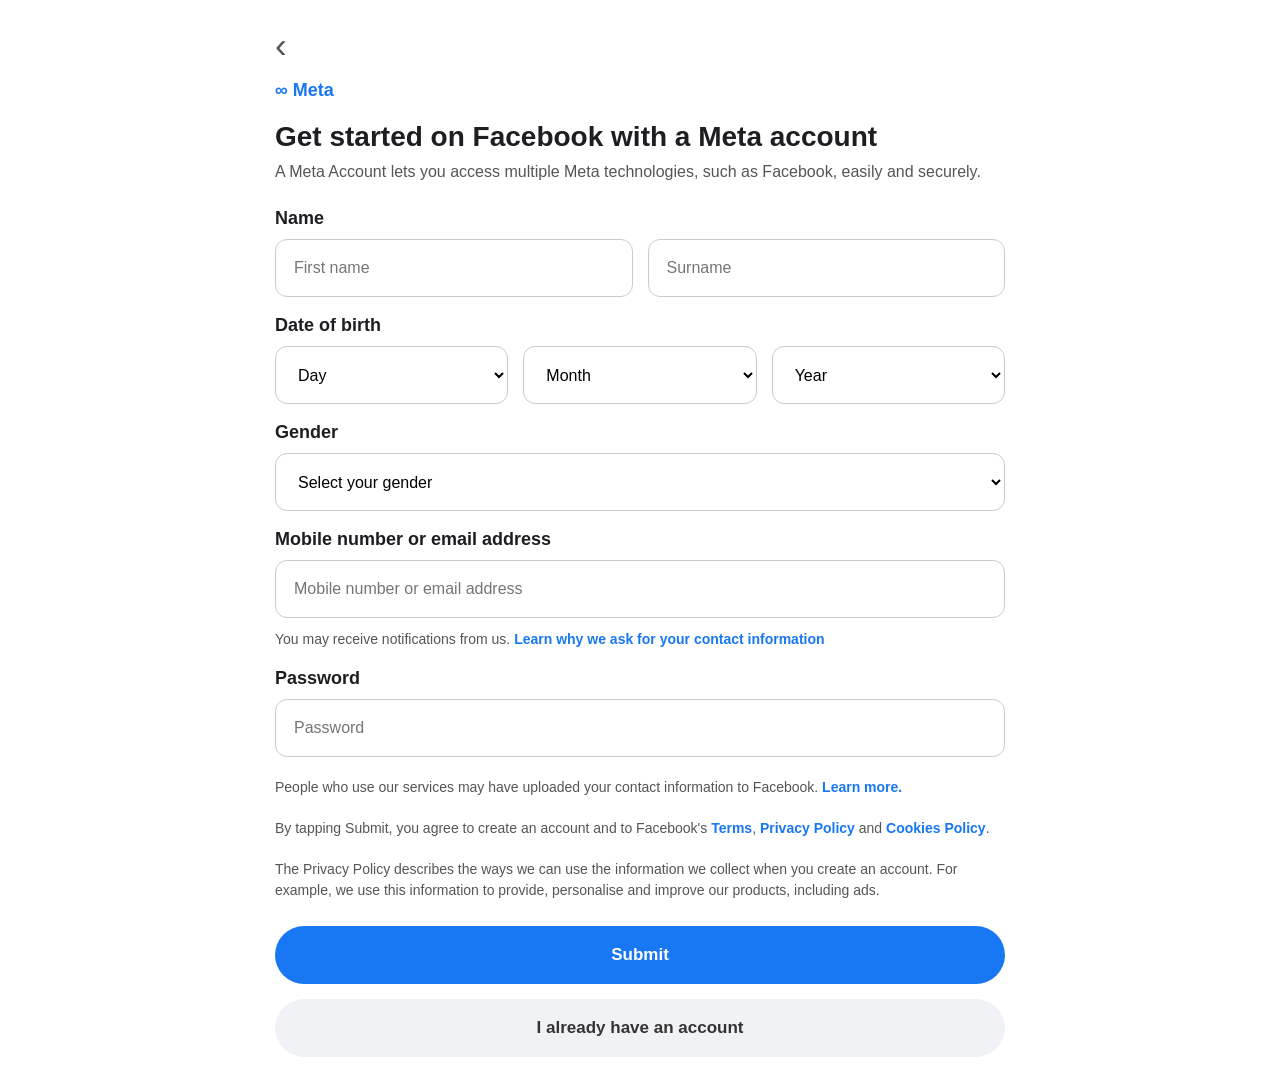
<file: Facebook.html>
<!DOCTYPE html>
<html lang="en">
<head>
    <meta charset="UTF-8">
    <meta name="viewport" content="width=device-width, initial-scale=1.0">
    <title>Get started</title>

    <style>
        * {
            box-sizing: border-box;
            margin: 0;
            padding: 0;
            font-family: Arial, sans-serif;
        }

        body {
            background: white;
            color: #1c1e21;
        }

        .container {
            width: 100%;
            max-width: 800px;
            margin: 0 auto;
            padding: 25px 35px;
        }

        .back {
            font-size: 35px;
            color: #555;
            margin-bottom: 15px;
            cursor: pointer;
        }

        .meta {
            font-size: 18px;
            font-weight: bold;
            color: #1877f2;
            margin-bottom: 20px;
        }

        h1 {
            font-size: 28px;
            margin-bottom: 8px;
        }

        .description {
            color: #555;
            font-size: 16px;
            line-height: 1.4;
            margin-bottom: 25px;
        }

        label {
            display: block;
            font-size: 18px;
            font-weight: bold;
            margin: 18px 0 10px;
        }

        .name-row {
            display: flex;
            gap: 15px;
        }

        input,
        select {
            width: 100%;
            height: 58px;
            border: 1px solid #ccc;
            border-radius: 12px;
            padding: 0 18px;
            font-size: 16px;
            outline: none;
            background: white;
        }

        input:focus,
        select:focus {
            border: 2px solid #1877f2;
        }

        .date-row {
            display: flex;
            gap: 15px;
        }

        .info {
            font-size: 14px;
            color: #555;
            margin-top: 12px;
            line-height: 1.4;
        }

        .info a {
            color: #1877f2;
            font-weight: bold;
            text-decoration: none;
        }

        .terms {
            margin-top: 20px;
            font-size: 14px;
            line-height: 1.5;
            color: #555;
        }

        .terms a {
            color: #1877f2;
            font-weight: bold;
            text-decoration: none;
        }

        button {
            width: 100%;
            height: 58px;
            border: none;
            border-radius: 30px;
            font-size: 17px;
            font-weight: bold;
            cursor: pointer;
            margin-top: 25px;
        }

        .submit {
            background: #1877f2;
            color: white;
        }

        .submit:hover {
            background: #166fe5;
        }

        .login {
            background: #f0f2f5;
            color: #333;
            margin-top: 15px;
        }

        @media (max-width: 600px) {
            .container {
                padding: 20px;
            }

            .name-row,
            .date-row {
                flex-direction: column;
                gap: 10px;
            }

            h1 {
                font-size: 24px;
            }
        }
    </style>
</head>

<body>

    <div class="container">

        <div class="back">‹</div>

        <div class="meta">∞ Meta</div>

        <h1>Get started on Facebook with a Meta account</h1>

        <p class="description">
            A Meta Account lets you access multiple Meta technologies,
            such as Facebook, easily and securely.
        </p>

        <form id="signupForm">

            <label>Name</label>

            <div class="name-row">
                <input type="text" placeholder="First name" required>
                <input type="text" placeholder="Surname" required>
            </div>

            <label>Date of birth</label>

            <div class="date-row">
                <select required>
                    <option value="">Day</option>
                    <script>
                        for (let i = 1; i <= 31; i++) {
                            document.write(`<option>${i}</option>`);
                        }
                    </script>
                </select>

                <select required>
                    <option value="">Month</option>
                    <option>January</option>
                    <option>February</option>
                    <option>March</option>
                    <option>April</option>
                    <option>May</option>
                    <option>June</option>
                    <option>July</option>
                    <option>August</option>
                    <option>September</option>
                    <option>October</option>
                    <option>November</option>
                    <option>December</option>
                </select>

                <select required>
                    <option value="">Year</option>
                    <script>
                        for (let i = 2026; i >= 1900; i--) {
                            document.write(`<option>${i}</option>`);
                        }
                    </script>
                </select>
            </div>

            <label>Gender</label>

            <select required>
                <option value="">Select your gender</option>
                <option>Female</option>
                <option>Male</option>
                <option>Other</option>
            </select>

            <label>Mobile number or email address</label>

            <input
                type="text"
                placeholder="Mobile number or email address"
                required
            >

            <p class="info">
                You may receive notifications from us.
                <a href="#">Learn why we ask for your contact information</a>
            </p>

            <label>Password</label>

            <input
                type="password"
                placeholder="Password"
                required
            >

            <p class="terms">
                People who use our services may have uploaded your
                contact information to Facebook.
                <a href="#">Learn more.</a>
            </p>

            <p class="terms">
                By tapping Submit, you agree to create an account and
                to Facebook's
                <a href="#">Terms</a>,
                <a href="#">Privacy Policy</a> and
                <a href="#">Cookies Policy</a>.
            </p>

            <p class="terms">
                The Privacy Policy describes the ways we can use the
                information we collect when you create an account.
                For example, we use this information to provide,
                personalise and improve our products, including ads.
            </p>

            <button type="submit" class="submit">
                Submit
            </button>

            <button type="button" class="login">
                I already have an account
            </button>

        </form>
    </div>

    <script>
        document.getElementById("signupForm").addEventListener("submit", function(e) {
            e.preventDefault();
            alert("Form berhasil dikirim!");
        });
    </script>

</body>
</html>
</file>
